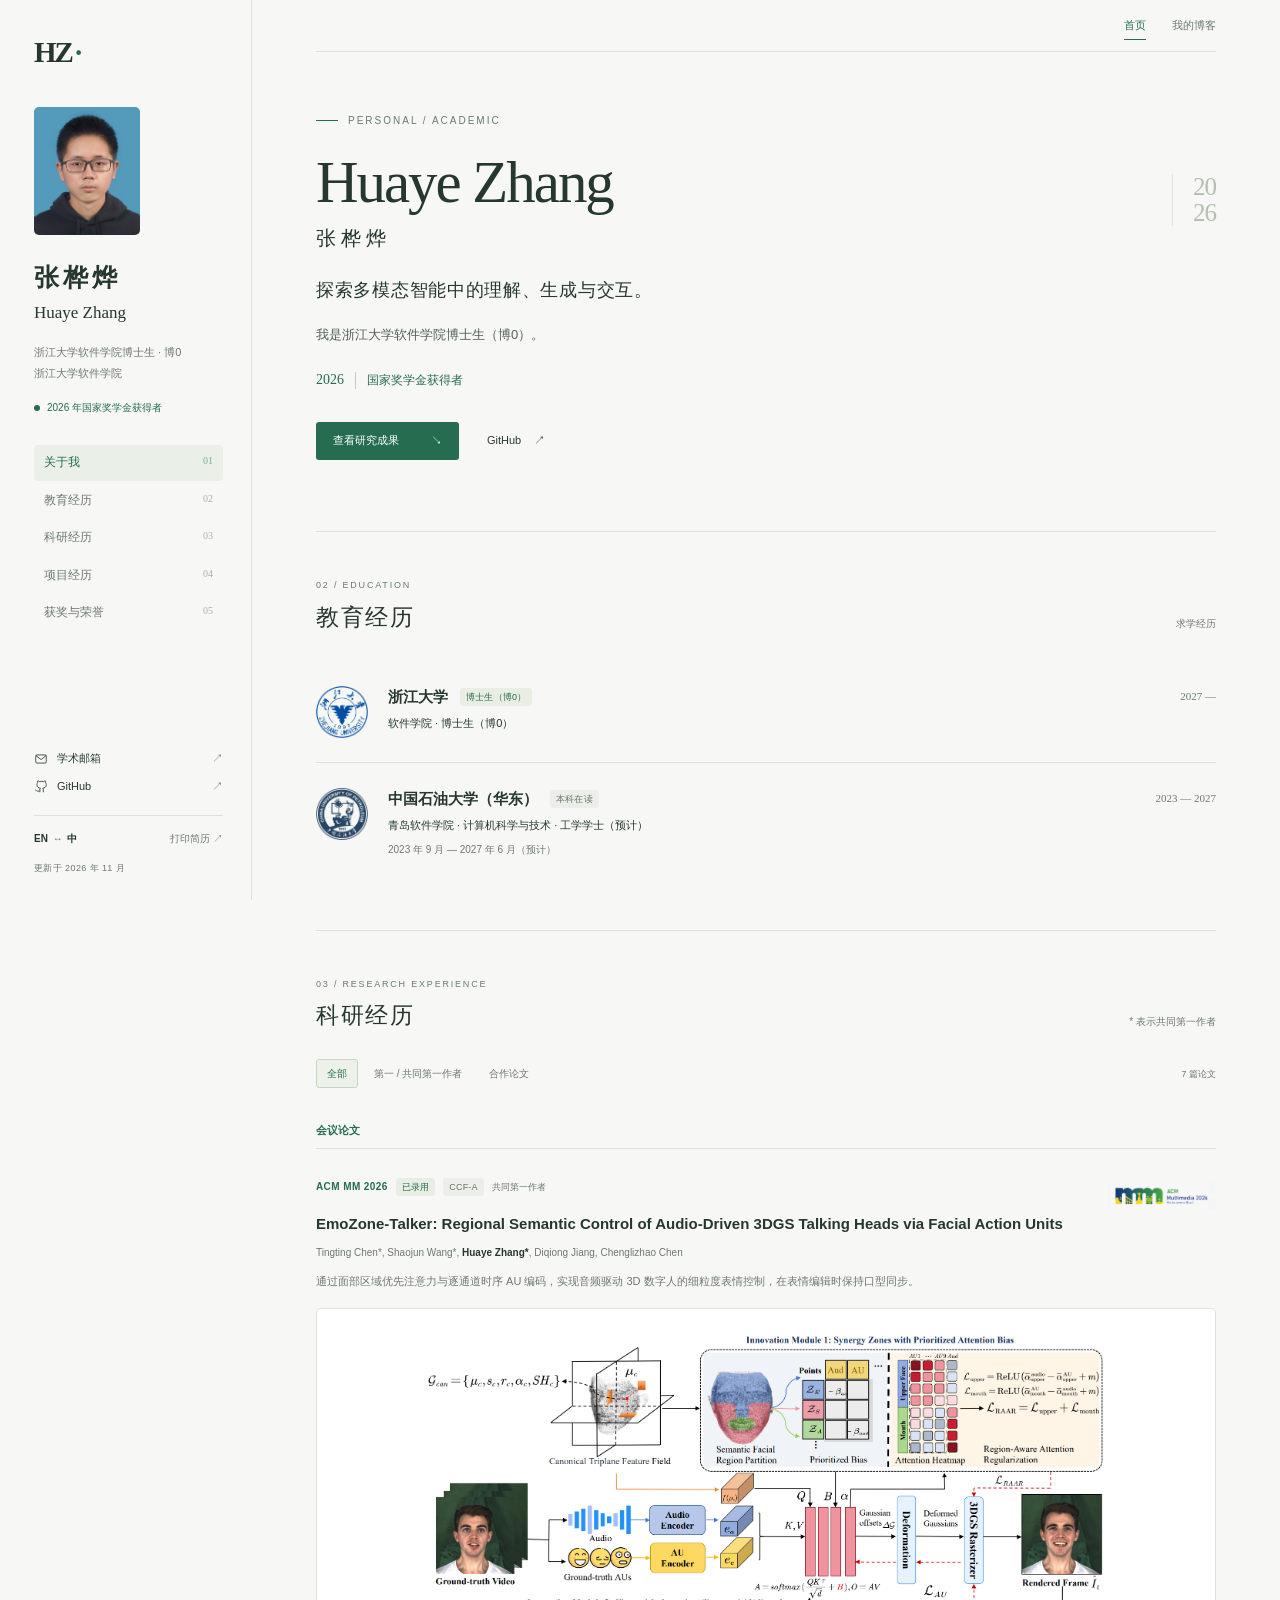
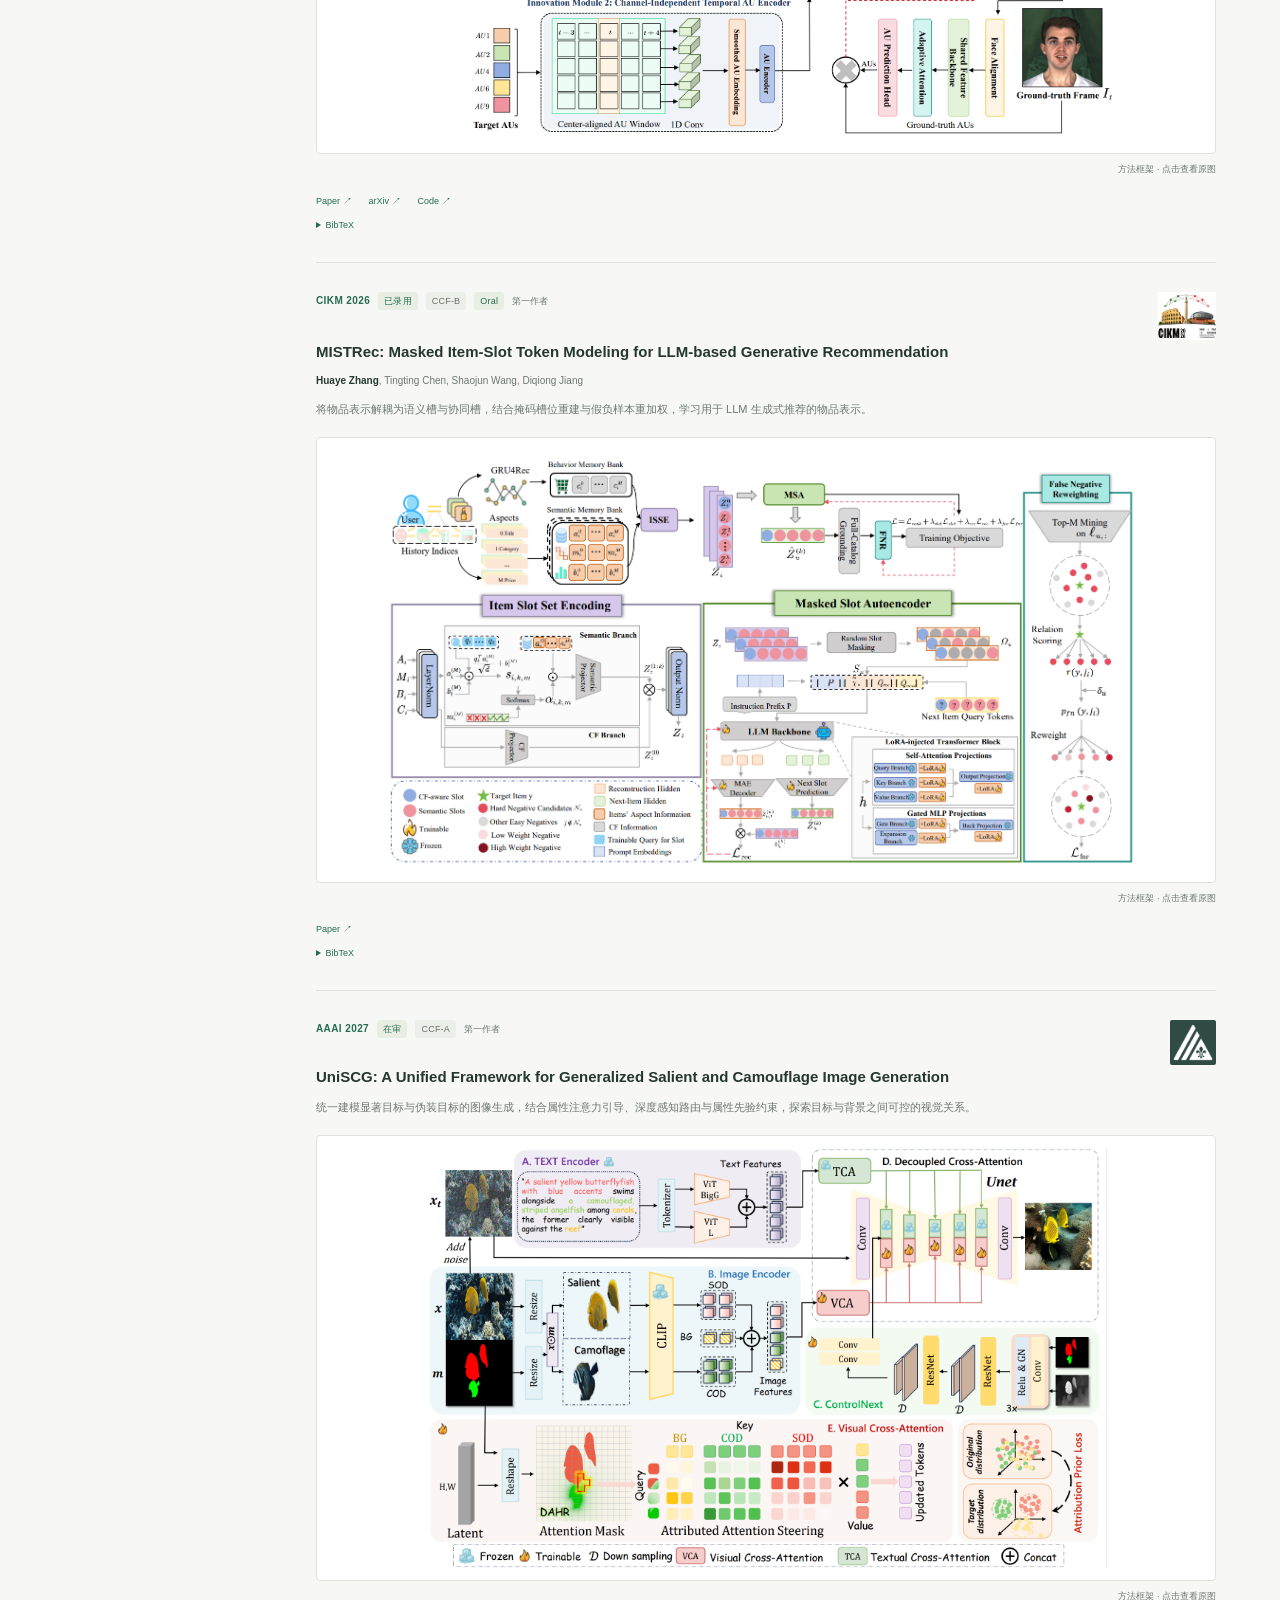
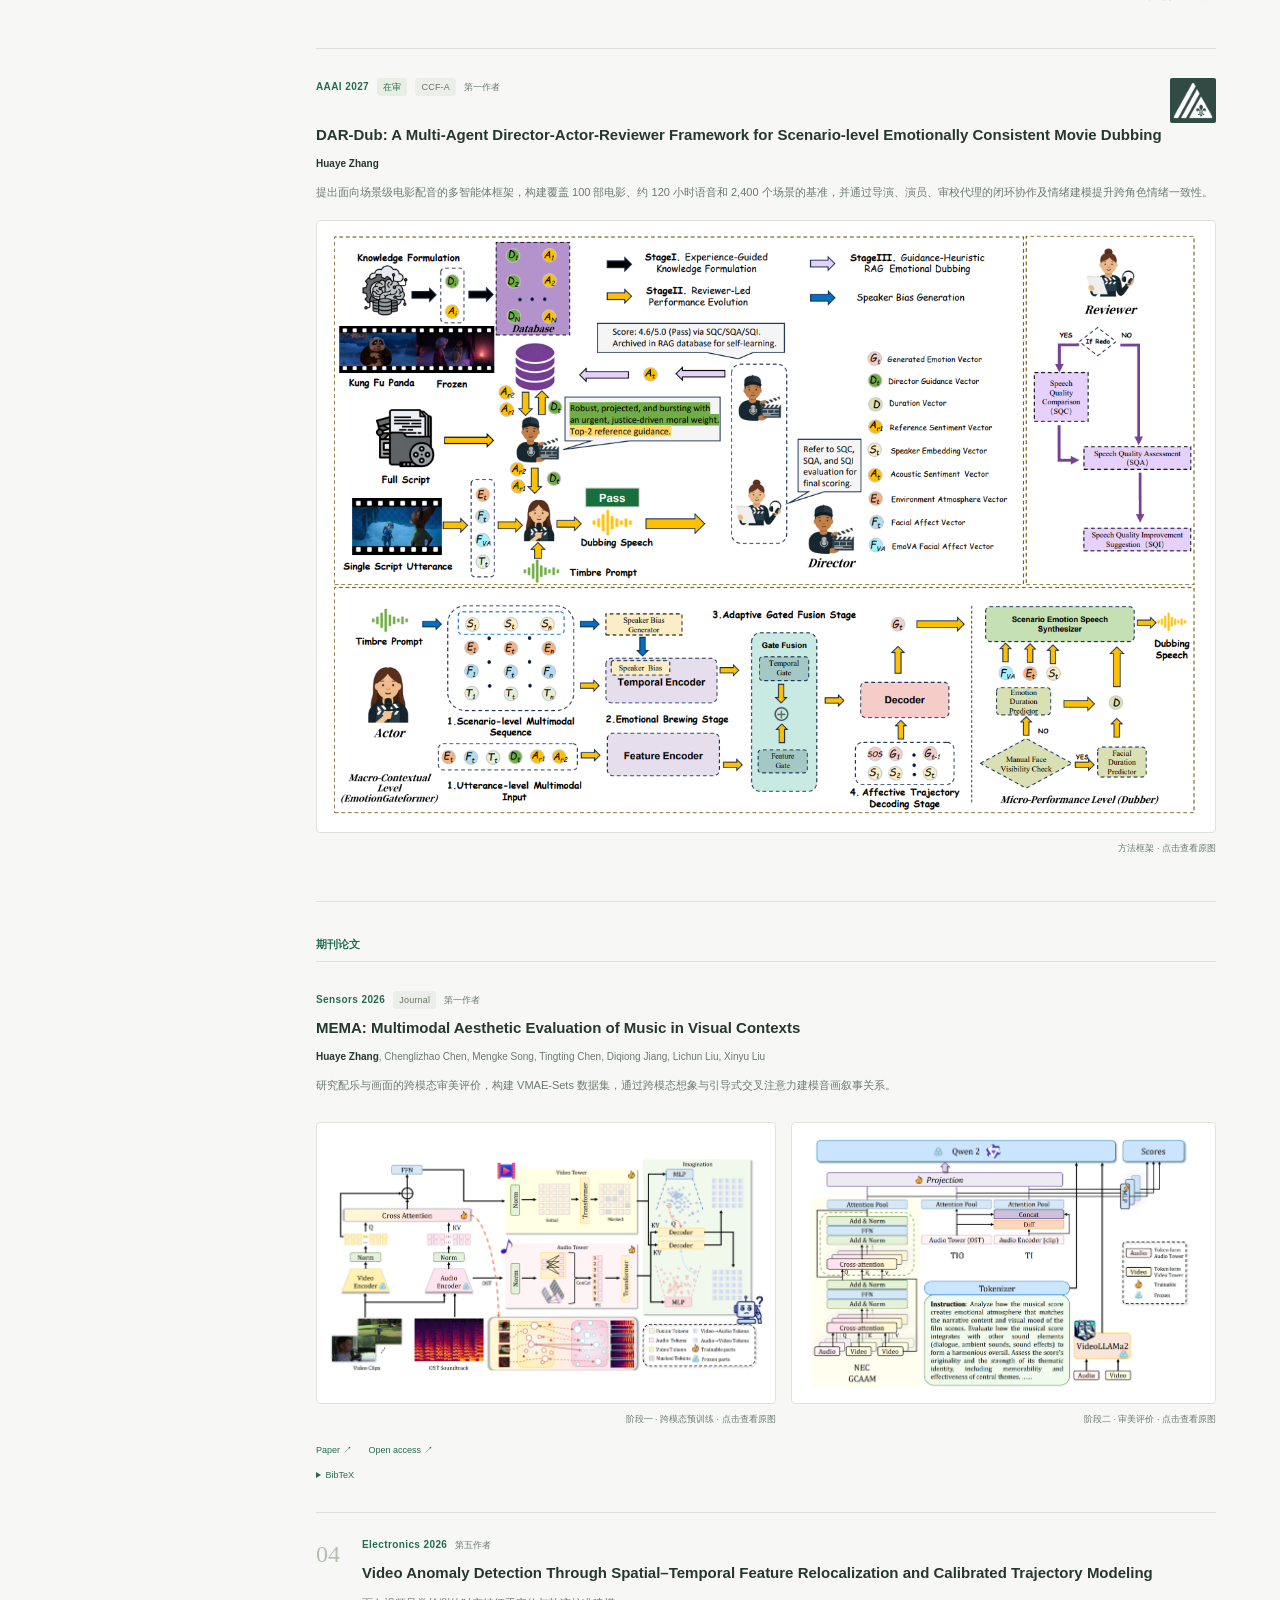
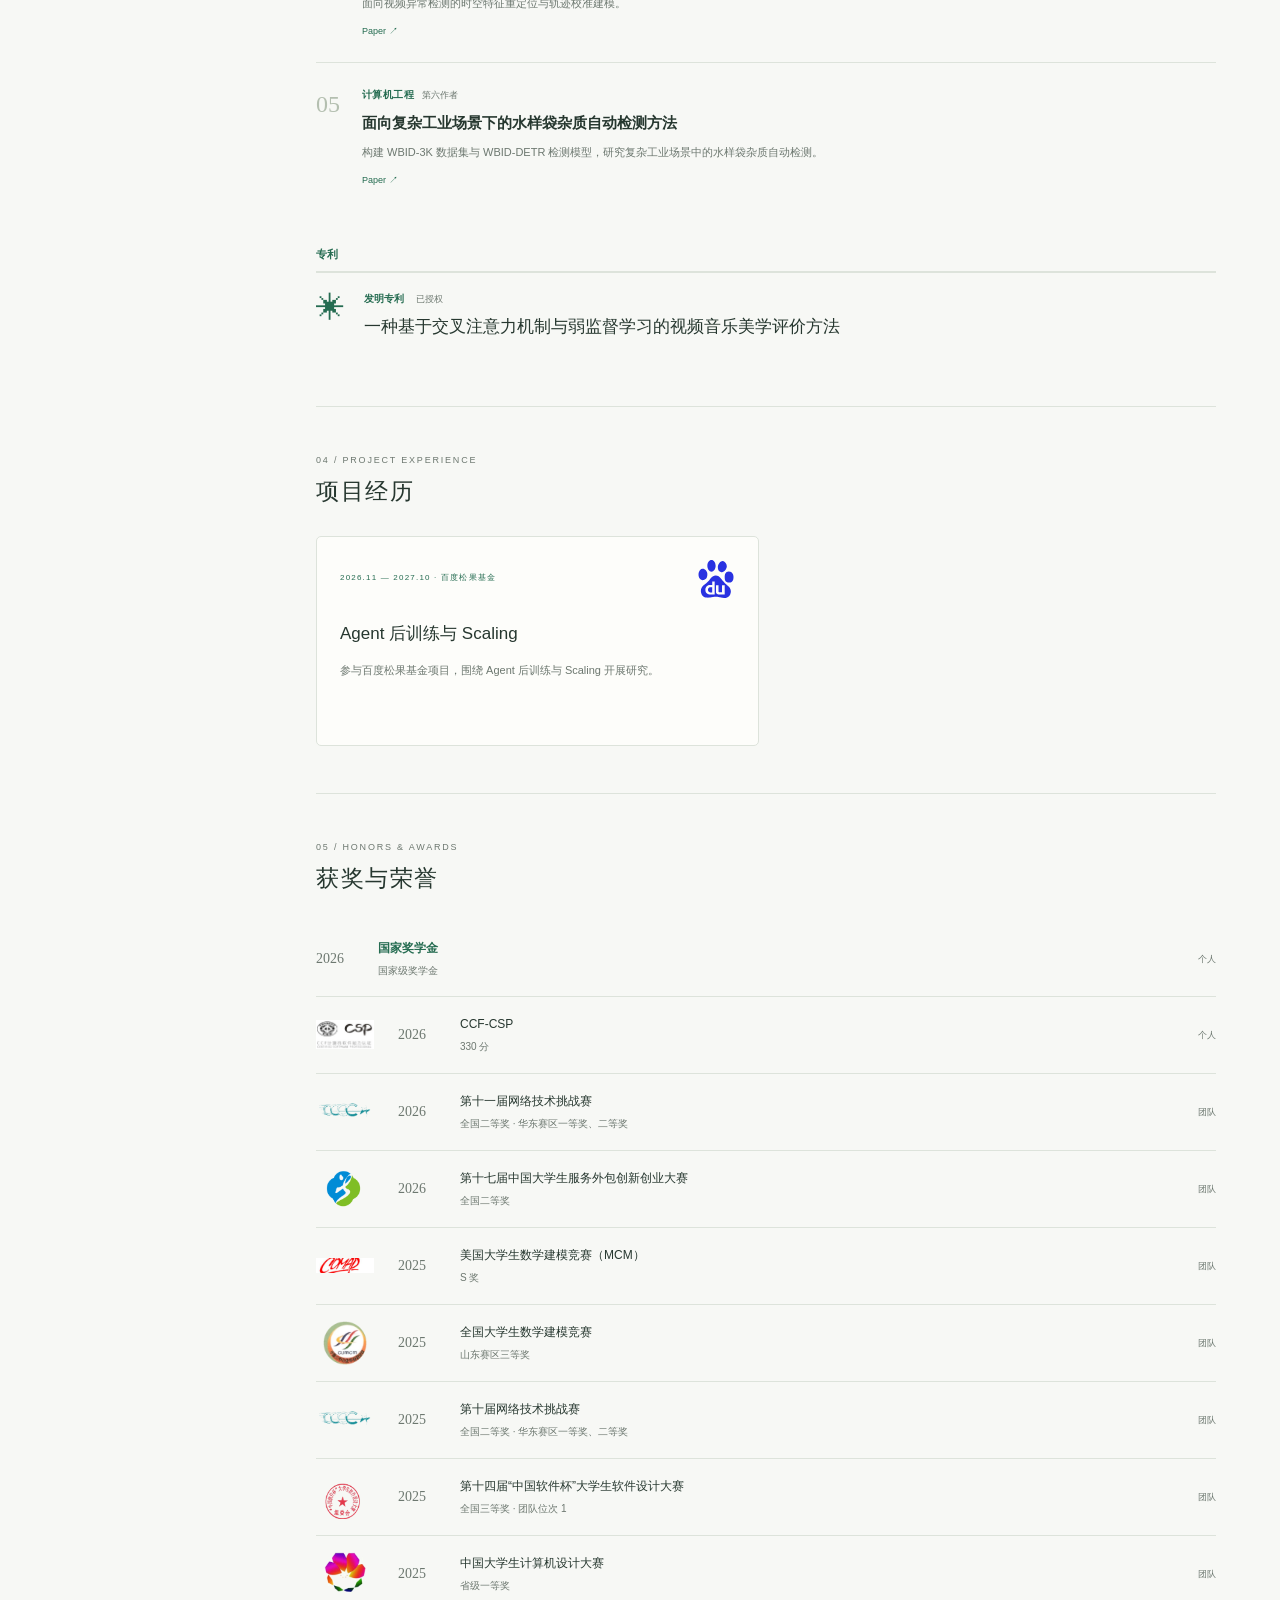
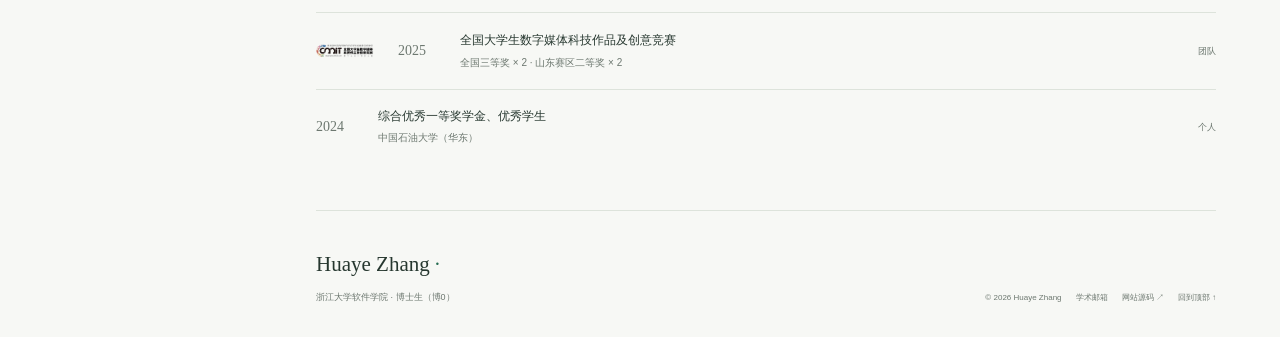
<file: index.html>
<!doctype html>
<html lang="zh-CN">
<head>
  <meta charset="utf-8">
  <meta name="viewport" content="width=device-width, initial-scale=1">
  <meta name="theme-color" content="#f7f8f5">
  <meta name="description" content="张桦烨（Huaye Zhang）的学术主页，浙江大学软件学院博士生（博0）。">
  <meta property="og:type" content="profile">
  <meta property="og:title" content="张桦烨 · Huaye Zhang">
  <meta property="og:description" content="张桦烨，浙江大学软件学院博士生（博0）。">
  <meta property="og:url" content="https://hmqh.github.io/">
  <meta property="og:image" content="https://hmqh.github.io/assets/portrait.jpg">
  <link rel="canonical" href="https://hmqh.github.io/">
  <link rel="icon" href="assets/favicon.svg" type="image/svg+xml">
  <link rel="stylesheet" href="assets/style.css?v=20261109-2">
  <script src="assets/main.js?v=20261109-2" defer></script>
  <title>张桦烨 · Huaye Zhang | Academic Homepage</title>
  <script type="application/ld+json">
  {"@context":"https://schema.org","@type":"Person","name":"Huaye Zhang","alternateName":"张桦烨","url":"https://hmqh.github.io/","image":"https://hmqh.github.io/assets/portrait.jpg","sameAs":["https://github.com/HMQH"],"affiliation":{"@type":"CollegeOrUniversity","name":"Zhejiang University, School of Software Technology"}}
  </script>
</head>
<body>
  <a class="skip-link" href="#main" data-i18n="skip">跳至正文</a>
  <div class="site-shell">
    <aside class="sidebar" aria-label="个人信息">
      <a href="#about" class="wordmark" aria-label="Huaye Zhang 首页">HZ<span>·</span></a>
      <div class="identity">
        <img class="portrait" src="assets/portrait.jpg" alt="张桦烨的个人照片" width="450" height="600" fetchpriority="high">
        <h2>张桦烨</h2>
        <p class="roman-name">Huaye Zhang</p>
        <p class="identity-role" data-i18n="role">浙江大学软件学院博士生 · 博0</p>
        <p class="affiliation" data-i18n="school">浙江大学软件学院</p>
        <div class="next-step"><span class="status-dot"></span><span data-i18n="incoming">2026 年国家奖学金获得者</span></div>
      </div>
      <nav class="section-nav" aria-label="页面导航">
        <a class="active" href="#about"><span data-i18n="navAbout">关于我</span><span>01</span></a>
        <a href="#education"><span data-i18n="navEducation">教育经历</span><span>02</span></a>
        <a href="#publications"><span data-i18n="navPublications">科研经历</span><span>03</span></a>
        <a href="#projects"><span data-i18n="navProjects">项目经历</span><span>04</span></a>
        <a href="#honors"><span data-i18n="navHonors">获奖与荣誉</span><span>05</span></a>
      </nav>
      <div class="sidebar-bottom">
        <a class="contact-link" href="mailto:2306030225@s.upc.edu.cn"><svg viewBox="0 0 24 24" aria-hidden="true"><rect x="3" y="5" width="18" height="14" rx="2"/><path d="m3 6 9 7 9-7"/></svg><span data-i18n="email">学术邮箱</span><span class="arrow">↗</span></a>
        <a class="contact-link" href="https://github.com/HMQH" target="_blank" rel="noopener noreferrer"><svg viewBox="0 0 24 24" aria-hidden="true"><path d="M9 19c-5 1-5-2-7-2m14 4v-4a3.5 3.5 0 0 0-1-3c3-.3 6-1.5 6-6a4.7 4.7 0 0 0-1.3-3.3 4.3 4.3 0 0 0-.1-3.2s-1-.3-3.5 1.3a12 12 0 0 0-6.2 0C7.4 1.2 6.4 1.5 6.4 1.5a4.3 4.3 0 0 0-.1 3.2A4.7 4.7 0 0 0 5 8c0 4.5 3 5.7 6 6a3.5 3.5 0 0 0-1 3v4"/></svg>GitHub<span class="arrow">↗</span></a>
        <div class="sidebar-controls"><button id="language-toggle" type="button" aria-label="Switch to English">EN <span>↔</span> 中</button><button id="print-page" type="button" data-i18n="print">打印简历 ↗</button></div>
        <p class="updated" data-i18n="updated">更新于 2026 年 11 月</p>
      </div>
    </aside>

    <main id="main">
      <nav class="site-topbar" aria-label="站点导航"><a class="current" href="index.html" aria-current="page" data-i18n="home">首页</a><a href="blog.html" data-i18n="blog">我的博客</a></nav>
      <header id="about" class="hero page-section">
        <div class="eyebrow"><span class="tiny-line"></span> PERSONAL / ACADEMIC</div>
        <div class="hero-title"><h1>Huaye Zhang<span>张桦烨</span></h1><span class="year-mark">20<br>26</span></div>
        <p class="hero-subtitle" data-i18n="heroSubtitle">探索多模态智能中的理解、生成与交互。</p>
        <p class="intro" data-i18n="intro">我是浙江大学软件学院博士生（博0）。</p>
        <p class="scholarship-highlight"><span class="scholarship-year">2026</span><span data-i18n="nationalScholarship">国家奖学金获得者</span></p>
        <div class="hero-actions"><a class="primary-link" href="#publications"><span data-i18n="viewResearch">查看研究成果</span><span>↘</span></a><a class="text-link" href="https://github.com/HMQH" target="_blank" rel="noopener noreferrer">GitHub <span>↗</span></a></div>
      </header>

      <section id="education" class="page-section">
        <div class="section-heading"><div><span class="eyebrow">02 / EDUCATION</span><h2 data-i18n="educationTitle">教育经历</h2></div><span class="section-note" data-i18n="educationNote">求学经历</span></div>
        <div class="education-list">
          <article class="education-item upcoming"><img class="school-logo" src="assets/logos/zju.png" alt="浙江大学校徽" width="240" height="240"><div class="education-content"><div class="item-title"><h3 data-i18n="zju">浙江大学</h3><span class="badge" data-i18n="doctoral">博士生（博0）</span></div><p data-i18n="zjuDegree">软件学院 · 博士生（博0）</p></div><span class="education-year">2027 —</span></article>
          <article class="education-item"><img class="school-logo" src="assets/logos/upc.png" alt="中国石油大学（华东）校徽" width="240" height="240"><div class="education-content"><div class="item-title"><h3 data-i18n="upc">中国石油大学（华东）</h3><span class="badge neutral" data-i18n="undergraduate">本科在读</span></div><p data-i18n="upcDegree">青岛软件学院 · 计算机科学与技术 · 工学学士（预计）</p><p class="muted" data-i18n="upcDate">2023 年 9 月 — 2027 年 6 月（预计）</p></div><span class="education-year">2023 — 2027</span></article>
        </div>
      </section>

      <section id="publications" class="page-section">
        <div class="section-heading"><div><span class="eyebrow">03 / RESEARCH EXPERIENCE</span><h2 data-i18n="researchTitle">科研经历</h2></div><span class="section-note" data-i18n="publicationNote">* 表示共同第一作者</span></div>
        <div class="publication-toolbar"><div class="filters" aria-label="论文筛选"><button type="button" class="selected" data-filter="all" aria-pressed="true" data-i18n="filterAll">全部</button><button type="button" data-filter="lead" aria-pressed="false" data-i18n="filterLead">第一 / 共同第一作者</button><button type="button" data-filter="collaboration" aria-pressed="false" data-i18n="filterOther">合作论文</button></div><span id="publication-count" aria-live="polite">7 篇论文</span></div>
        <div class="publications-list">
          <h3 class="research-group-title" data-research-heading="conference" data-i18n="conferenceGroup">会议论文</h3>
          <article class="publication" data-category="lead">
            <div class="pub-content"><div class="pub-meta"><span class="venue">ACM MM 2026</span><span class="badge" data-i18n="accepted">已录用</span><span class="badge neutral">CCF-A</span><span class="pub-role" data-i18n="cofirst">共同第一作者</span></div><h3><a href="https://doi.org/10.1145/3767308.3835650" target="_blank" rel="noopener noreferrer">EmoZone-Talker: Regional Semantic Control of Audio-Driven 3DGS Talking Heads via Facial Action Units</a></h3><p class="authors">Tingting Chen*, Shaojun Wang*, <strong>Huaye Zhang*</strong>, Diqiong Jiang, Chenglizhao Chen</p><p class="pub-description" data-i18n="emozoneSummary">通过面部区域优先注意力与逐通道时序 AU 编码，实现音频驱动 3D 数字人的细粒度表情控制，在表情编辑时保持口型同步。</p><figure class="pipeline-figure"><a href="assets/pipelines/emozone-pipeline.webp" target="_blank" rel="noopener noreferrer" aria-label="EmoZone-Talker pipeline：区域优先注意力与时序 AU 编码 · 查看原图"><img src="assets/pipelines/emozone-pipeline.webp" alt="EmoZone-Talker pipeline：区域优先注意力与时序 AU 编码" width="1905" height="1091" loading="lazy" decoding="async"></a><figcaption data-i18n="pipelineCaption">方法框架 · 点击查看原图</figcaption></figure><div class="pub-links"><a href="https://doi.org/10.1145/3767308.3835650" target="_blank" rel="noopener noreferrer">Paper ↗</a><a href="https://arxiv.org/abs/2606.15848" target="_blank" rel="noopener noreferrer">arXiv ↗</a><a href="https://github.com/HMQH/Emozone-Talker" target="_blank" rel="noopener noreferrer">Code ↗</a></div><details class="citation"><summary>BibTeX</summary><pre>@inproceedings{chen2026emozone,
  title = {EmoZone-Talker: Regional Semantic Control of Audio-Driven 3DGS Talking Heads via Facial Action Units},
  author = {Chen, Tingting and Wang, Shaojun and Zhang, Huaye and Jiang, Diqiong and Chen, Chenglizhao},
  booktitle = {Proceedings of the 34th ACM International Conference on Multimedia},
  year = {2026},
  doi = {10.1145/3767308.3835650}
}</pre></details></div>
          </article>
          <article class="publication" data-category="lead">
            <div class="pub-content"><div class="pub-meta"><span class="venue">CIKM 2026</span><span class="badge" data-i18n="accepted">已录用</span><span class="badge neutral">CCF-B</span><span class="badge">Oral</span><span class="pub-role" data-i18n="first">第一作者</span></div><h3><a href="https://doi.org/10.1145/3799682.3841145" target="_blank" rel="noopener noreferrer">MISTRec: Masked Item-Slot Token Modeling for LLM-based Generative Recommendation</a></h3><p class="authors"><strong>Huaye Zhang</strong>, Tingting Chen, Shaojun Wang, Diqiong Jiang</p><p class="pub-description" data-i18n="mistrecSummary">将物品表示解耦为语义槽与协同槽，结合掩码槽位重建与假负样本重加权，学习用于 LLM 生成式推荐的物品表示。</p><figure class="pipeline-figure"><a href="assets/pipelines/mistrec-pipeline.webp" target="_blank" rel="noopener noreferrer" aria-label="MISTRec pipeline：物品槽位编码、掩码自编码与假负样本重加权 · 查看原图"><img src="assets/pipelines/mistrec-pipeline.webp" alt="MISTRec pipeline：物品槽位编码、掩码自编码与假负样本重加权" width="1599" height="885" loading="lazy" decoding="async"></a><figcaption data-i18n="pipelineCaption">方法框架 · 点击查看原图</figcaption></figure><div class="pub-links"><a href="https://doi.org/10.1145/3799682.3841145" target="_blank" rel="noopener noreferrer">Paper ↗</a></div><details class="citation"><summary>BibTeX</summary><pre>@inproceedings{zhang2026mistrec,
  title = {MISTRec: Masked Item-Slot Token Modeling for LLM-based Generative Recommendation},
  author = {Zhang, Huaye and Chen, Tingting and Wang, Shaojun and Jiang, Diqiong},
  booktitle = {Proceedings of the 35th ACM International Conference on Information and Knowledge Management},
  year = {2026},
  doi = {10.1145/3799682.3841145}
}</pre></details></div>
          </article>
          <article class="publication ongoing-publication" data-category="lead">
            <div class="pub-content"><div class="pub-meta"><span class="venue">AAAI 2027</span><span class="badge" data-i18n="underReview">在审</span><span class="badge neutral">CCF-A</span><span class="pub-role" data-i18n="first">第一作者</span></div><h3>UniSCG: A Unified Framework for Generalized Salient and Camouflage Image Generation</h3><p class="pub-description" data-i18n="uniscgSummary">统一建模显著目标与伪装目标的图像生成，结合属性注意力引导、深度感知路由与属性先验约束，探索目标与背景之间可控的视觉关系。</p><figure class="pipeline-figure"><a href="assets/pipelines/uniscg-pipeline.webp" target="_blank" rel="noopener noreferrer" aria-label="UniSCG pipeline：属性注意力引导、深度感知路由与属性先验约束 · 查看原图"><img src="assets/pipelines/uniscg-pipeline.webp" alt="UniSCG pipeline：属性注意力引导、深度感知路由与属性先验约束" width="1846" height="1138" loading="lazy" decoding="async"></a><figcaption data-i18n="pipelineCaption">方法框架 · 点击查看原图</figcaption></figure></div>
          </article>
          <article class="publication ongoing-publication" data-category="lead">
            <div class="pub-content"><div class="pub-meta"><span class="venue">AAAI 2027</span><span class="badge" data-i18n="underReview">在审</span><span class="badge neutral">CCF-A</span><span class="pub-role" data-i18n="first">第一作者</span></div><h3>DAR-Dub: A Multi-Agent Director-Actor-Reviewer Framework for Scenario-level Emotionally Consistent Movie Dubbing</h3><p class="authors"><strong>Huaye Zhang</strong></p><p class="pub-description" data-i18n="darSummary">提出面向场景级电影配音的多智能体框架，构建覆盖 100 部电影、约 120 小时语音和 2,400 个场景的基准，并通过导演、演员、审校代理的闭环协作及情绪建模提升跨角色情绪一致性。</p><figure class="pipeline-figure dar-pipeline"><a href="assets/pipelines/dar-dub-pipeline.webp" target="_blank" rel="noopener noreferrer" aria-label="DAR-Dub pipeline：知识形成、多智能体审校与情绪配音 · 查看原图"><img src="assets/pipelines/dar-dub-pipeline.webp" alt="DAR-Dub framework: knowledge formulation, Director-Actor-Reviewer refinement, and scenario-level emotional speech synthesis" width="1279" height="860" loading="lazy" decoding="async"></a><figcaption data-i18n="pipelineCaption">方法框架 · 点击查看原图</figcaption></figure></div>
          </article>
          <h3 class="research-group-title" data-research-heading="journal" data-i18n="journalGroup">期刊论文</h3>
          <article class="publication" data-category="lead">
            <div class="pub-content"><div class="pub-meta"><span class="venue">Sensors 2026</span><span class="badge neutral">Journal</span><span class="pub-role" data-i18n="first">第一作者</span></div><h3><a href="https://doi.org/10.3390/s26041395" target="_blank" rel="noopener noreferrer">MEMA: Multimodal Aesthetic Evaluation of Music in Visual Contexts</a></h3><p class="authors"><strong>Huaye Zhang</strong>, Chenglizhao Chen, Mengke Song, Tingting Chen, Diqiong Jiang, Lichun Liu, Xinyu Liu</p><p class="pub-description" data-i18n="memaSummary">研究配乐与画面的跨模态审美评价，构建 VMAE-Sets 数据集，通过跨模态想象与引导式交叉注意力建模音画叙事关系。</p><div class="mema-pipelines"><figure class="pipeline-figure"><a href="assets/pipelines/mema-pretraining.webp" target="_blank" rel="noopener noreferrer" aria-label="MEMA pipeline：跨模态想象预训练 · 查看原图"><img src="assets/pipelines/mema-pretraining.webp" alt="MEMA pipeline：跨模态想象预训练" width="1777" height="896" loading="lazy" decoding="async"></a><figcaption data-i18n="memaPretraining">阶段一 · 跨模态预训练 · 点击查看原图</figcaption></figure><figure class="pipeline-figure"><a href="assets/pipelines/mema-evaluation.webp" target="_blank" rel="noopener noreferrer" aria-label="MEMA pipeline：音乐引导注意力与审美评价 · 查看原图"><img src="assets/pipelines/mema-evaluation.webp" alt="MEMA pipeline：音乐引导注意力与审美评价" width="1647" height="1063" loading="lazy" decoding="async"></a><figcaption data-i18n="memaEvaluation">阶段二 · 审美评价 · 点击查看原图</figcaption></figure></div><div class="pub-links"><a href="https://doi.org/10.3390/s26041395" target="_blank" rel="noopener noreferrer">Paper ↗</a><a href="https://www.mdpi.com/1424-8220/26/4/1395" target="_blank" rel="noopener noreferrer">Open access ↗</a></div><details class="citation"><summary>BibTeX</summary><pre>@article{zhang2026mema,
  title = {MEMA: Multimodal Aesthetic Evaluation of Music in Visual Contexts},
  author = {Zhang, Huaye and Chen, Chenglizhao and Song, Mengke and Chen, Tingting and Jiang, Diqiong and Liu, Lichun and Liu, Xinyu},
  journal = {Sensors},
  year = {2026},
  volume = {26},
  number = {4},
  pages = {1395},
  doi = {10.3390/s26041395}
}</pre></details></div>
          </article>
          <article class="publication compact-publication" data-category="collaboration"><div class="pub-index">04</div><div class="pub-content"><div class="pub-meta"><span class="venue">Electronics 2026</span><span class="pub-role" data-i18n="fifth">第五作者</span></div><h3><a href="https://www.mdpi.com/2079-9292/15/6/1199" target="_blank" rel="noopener noreferrer">Video Anomaly Detection Through Spatial–Temporal Feature Relocalization and Calibrated Trajectory Modeling</a></h3><p class="pub-description" data-i18n="anomalySummary">面向视频异常检测的时空特征重定位与轨迹校准建模。</p><div class="pub-links"><a href="https://www.mdpi.com/2079-9292/15/6/1199" target="_blank" rel="noopener noreferrer">Paper ↗</a></div></div></article>
          <article class="publication compact-publication" data-category="collaboration"><div class="pub-index">05</div><div class="pub-content"><div class="pub-meta"><span class="venue" data-i18n="computerEngineering">计算机工程</span><span class="pub-role" data-i18n="sixth">第六作者</span></div><h3><a href="https://doi.org/10.19678/j.issn.1000-3428.0253136" target="_blank" rel="noopener noreferrer">面向复杂工业场景下的水样袋杂质自动检测方法</a></h3><p class="pub-description" data-i18n="industrialSummary">构建 WBID-3K 数据集与 WBID-DETR 检测模型，研究复杂工业场景中的水样袋杂质自动检测。</p><div class="pub-links"><a href="https://doi.org/10.19678/j.issn.1000-3428.0253136" target="_blank" rel="noopener noreferrer">Paper ↗</a></div></div></article>
        </div>
        <h3 class="research-group-title patent-group-title" data-research-heading="patent" data-i18n="patentGroup">专利</h3>
        <div class="patent-note research-patent"><span class="patent-icon" aria-hidden="true">✳</span><div><div class="patent-meta"><span class="patent-kicker" data-i18n="patentTitle">发明专利</span><span class="patent-status" data-i18n="patentDescription">已授权</span></div><h4 class="patent-name" data-i18n="patentName">一种基于交叉注意力机制与弱监督学习的视频音乐美学评价方法</h4></div></div>
      </section>

      <section id="projects" class="page-section">
        <div class="section-heading"><div><span class="eyebrow">04 / PROJECT EXPERIENCE</span><h2 data-i18n="projectsTitle">项目经历</h2></div></div>
        <div class="project-grid">
          <article class="project-card baidu-project"><div class="project-top"><span data-i18n="baiduFund">2026.11 — 2027.10 · 百度松果基金</span><img src="assets/logos/baidu.svg" alt="百度标志" width="38" height="38"></div><h3>Agent 后训练与 Scaling</h3><p data-i18n="baiduProjectDescription">参与百度松果基金项目，围绕 Agent 后训练与 Scaling 开展研究。</p></article>
        </div>
      </section>

      <section id="honors" class="page-section">
        <div class="section-heading"><div><span class="eyebrow">05 / HONORS & AWARDS</span><h2 data-i18n="honorsTitle">获奖与荣誉</h2></div></div>
        <div class="award-list">
          <div class="award-row scholarship-award"><span class="award-year">2026</span><div><h3 data-i18n="nationalScholarshipAward">国家奖学金</h3><p data-i18n="nationalScholarshipLevel">国家级奖学金</p></div><span class="award-type" data-i18n="individual">个人</span></div>
          <div class="award-row"><img class="award-logo" src="assets/logos/ccf-csp.png" alt="CCF-CSP 标识" width="239" height="120"><span class="award-year">2026</span><div><h3>CCF-CSP</h3><p>330 <span data-i18n="points">分</span></p></div><span class="award-type" data-i18n="individual">个人</span></div>
          <div class="award-row"><img class="award-logo" src="assets/logos/competitions/network-challenge.png" alt="全国高校计算机挑战赛标识" width="300" height="117"><span class="award-year">2026</span><div><h3 data-i18n="award1">第十一届网络技术挑战赛</h3><p data-i18n="network2026Award">全国二等奖 · 华东赛区一等奖、二等奖</p></div><span class="award-type" data-i18n="team">团队</span></div>
          <div class="award-row"><img class="award-logo" src="assets/logos/competitions/service-outsourcing.png" alt="中国大学生服务外包创新创业大赛标识" width="300" height="275"><span class="award-year">2026</span><div><h3 data-i18n="award2">第十七届中国大学生服务外包创新创业大赛</h3><p data-i18n="nationalSecond">全国二等奖</p></div><span class="award-type" data-i18n="team">团队</span></div>
          <div class="award-row"><img class="award-logo" src="assets/logos/competitions/mcm.png" alt="COMAP 数学建模竞赛标识" width="300" height="126"><span class="award-year">2025</span><div><h3 data-i18n="award8">美国大学生数学建模竞赛（MCM）</h3><p data-i18n="mcmAward">S 奖</p></div><span class="award-type" data-i18n="team">团队</span></div>
          <div class="award-row"><img class="award-logo" src="assets/logos/competitions/cumcm.png" alt="全国大学生数学建模竞赛标识" width="300" height="219"><span class="award-year">2025</span><div><h3 data-i18n="award9">全国大学生数学建模竞赛</h3><p data-i18n="modelingThird">山东赛区三等奖</p></div><span class="award-type" data-i18n="team">团队</span></div>
          <div class="award-row"><img class="award-logo" src="assets/logos/competitions/network-challenge.png" alt="全国高校计算机挑战赛标识" width="300" height="117"><span class="award-year">2025</span><div><h3 data-i18n="award3">第十届网络技术挑战赛</h3><p data-i18n="network2025Award">全国二等奖 · 华东赛区一等奖、二等奖</p></div><span class="award-type" data-i18n="team">团队</span></div>
          <div class="award-row"><img class="award-logo" src="assets/logos/competitions/software-cup.png" alt="中国软件杯标识" width="300" height="290"><span class="award-year">2025</span><div><h3 data-i18n="award4">第十四届“中国软件杯”大学生软件设计大赛</h3><p data-i18n="nationalThirdLead">全国三等奖 · 团队位次 1</p></div><span class="award-type" data-i18n="team">团队</span></div>
          <div class="award-row"><img class="award-logo" src="assets/logos/competitions/computer-design.png" alt="中国大学生计算机设计大赛标识" width="300" height="261"><span class="award-year">2025</span><div><h3 data-i18n="award5">中国大学生计算机设计大赛</h3><p data-i18n="provincialFirst">省级一等奖</p></div><span class="award-type" data-i18n="team">团队</span></div>
          <div class="award-row"><img class="award-logo" src="assets/logos/competitions/digital-media.png" alt="全国大学生数字媒体科技作品及创意竞赛标识" width="300" height="74"><span class="award-year">2025</span><div><h3 data-i18n="award6">全国大学生数字媒体科技作品及创意竞赛</h3><p data-i18n="digitalMediaAwards">全国三等奖 × 2 · 山东赛区二等奖 × 2</p></div><span class="award-type" data-i18n="team">团队</span></div>
          <div class="award-row"><span class="award-year">2024</span><div><h3 data-i18n="award7">综合优秀一等奖学金、优秀学生</h3><p data-i18n="upc">中国石油大学（华东）</p></div><span class="award-type" data-i18n="individual">个人</span></div>
        </div>
      </section>
      <footer><div><span class="footer-name">Huaye Zhang<span>·</span></span><p data-i18n="footerText">浙江大学软件学院 · 博士生（博0）</p></div><div class="footer-meta"><span>© 2026 Huaye Zhang</span><a href="mailto:2306030225@s.upc.edu.cn" data-i18n="email">学术邮箱</a><a href="https://github.com/HMQH/HMQH.github.io" target="_blank" rel="noopener noreferrer" data-i18n="source">网站源码 ↗</a><a href="#about" data-i18n="backTop">回到顶部 ↑</a></div></footer>
    </main>
  </div>
</body>
</html>
</file>
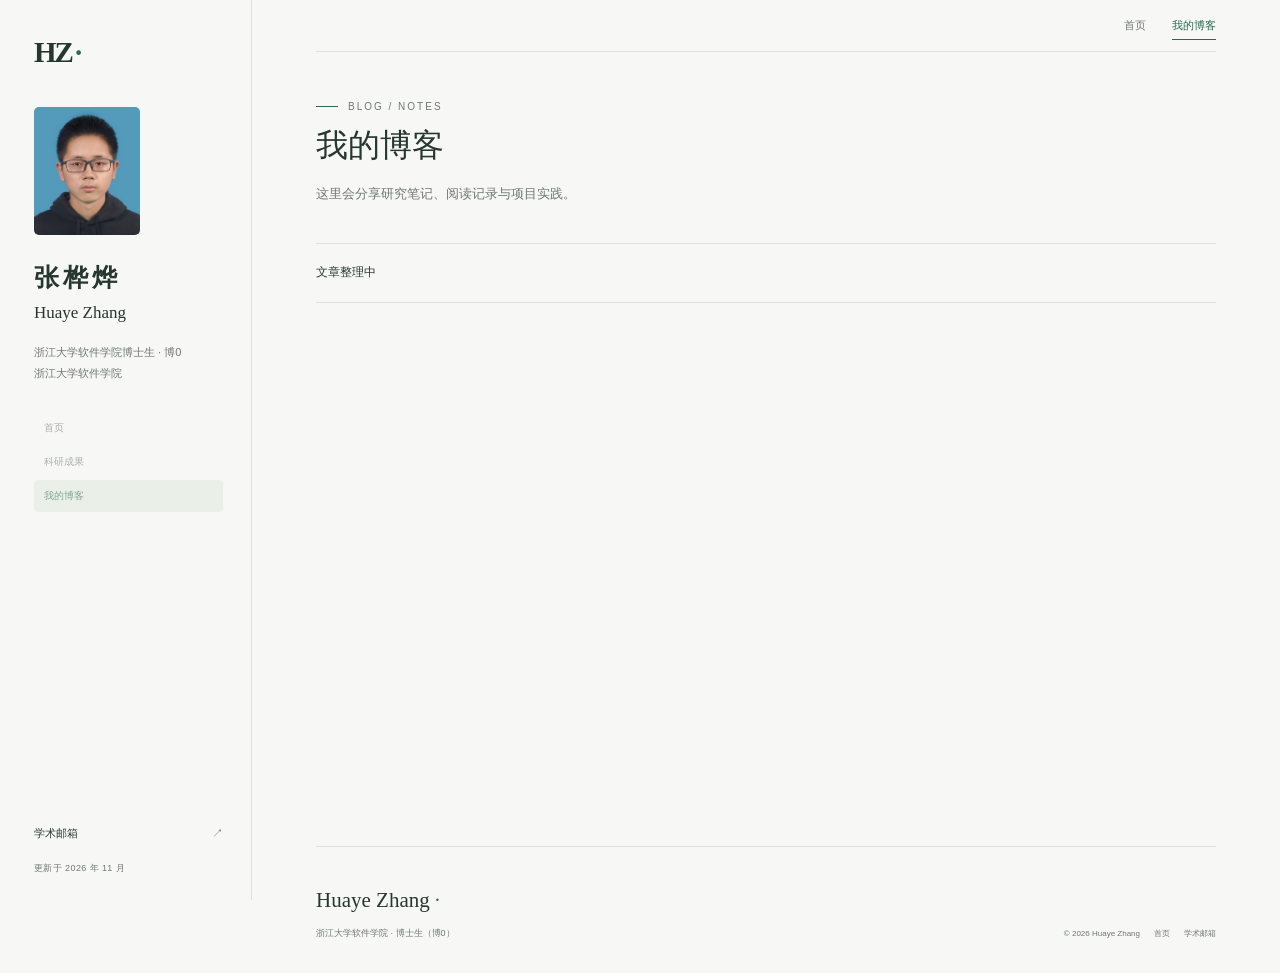
<file: blog.html>
<!doctype html>
<html lang="zh-CN">
<head>
  <meta charset="utf-8">
  <meta name="viewport" content="width=device-width, initial-scale=1">
  <meta name="theme-color" content="#f7f8f5">
  <meta name="description" content="张桦烨的博客，分享研究笔记、阅读记录与项目实践。">
  <link rel="canonical" href="https://hmqh.github.io/blog.html">
  <link rel="icon" href="assets/favicon.svg" type="image/svg+xml">
  <link rel="stylesheet" href="assets/style.css?v=20261104-3">
  <title>我的博客 · 张桦烨</title>
</head>
<body>
  <a class="skip-link" href="#main">跳至正文</a>
  <div class="site-shell">
    <aside class="sidebar" aria-label="个人信息">
      <a href="index.html" class="wordmark" aria-label="张桦烨首页">HZ<span>·</span></a>
      <div class="identity">
        <img class="portrait" src="assets/portrait.jpg" alt="张桦烨的个人照片" width="450" height="600">
        <h2>张桦烨</h2>
        <p class="roman-name">Huaye Zhang</p>
        <p class="identity-role">浙江大学软件学院博士生 · 博0</p>
        <p class="affiliation">浙江大学软件学院</p>
      </div>
      <nav class="section-nav" aria-label="页面导航">
        <a href="index.html"><span>首页</span></a>
        <a href="index.html#publications"><span>科研成果</span></a>
        <a class="active" href="blog.html" aria-current="page"><span>我的博客</span></a>
      </nav>
      <div class="sidebar-bottom">
        <a class="contact-link" href="mailto:2306030225@s.upc.edu.cn"><span>学术邮箱</span><span class="arrow">↗</span></a>
        <p class="updated">更新于 2026 年 11 月</p>
      </div>
    </aside>
    <main id="main">
      <nav class="site-topbar" aria-label="站点导航"><a href="index.html">首页</a><a class="current" href="blog.html" aria-current="page">我的博客</a></nav>
      <section class="page-section blog-page">
        <span class="eyebrow"><span class="tiny-line"></span> BLOG / NOTES</span>
        <h1>我的博客</h1>
        <p class="blog-placeholder">这里会分享研究笔记、阅读记录与项目实践。</p>
        <div class="blog-empty"><strong>文章整理中</strong></div>
      </section>
      <footer><div><span class="footer-name">Huaye Zhang<span>·</span></span><p>浙江大学软件学院 · 博士生（博0）</p></div><div class="footer-meta"><span>© 2026 Huaye Zhang</span><a href="index.html">首页</a><a href="mailto:2306030225@s.upc.edu.cn">学术邮箱</a></div></footer>
    </main>
  </div>
</body>
</html>
</file>
<file: assets/style.css>
@charset "UTF-8";
:root{--paper:#f7f8f5;--surface:#fff;--ink:#26372f;--muted:#6d7870;--accent:#256c51;--line:#dde3db;--soft:#eaf0e8;--sans:"Segoe UI","Microsoft YaHei","PingFang SC",sans-serif;--serif:Georgia,"Times New Roman",serif}
*{box-sizing:border-box}html{scroll-behavior:smooth;scroll-padding-top:36px}body{margin:0;background:var(--paper);color:var(--ink);font-family:var(--sans);font-size:14px;line-height:1.8;-webkit-font-smoothing:antialiased}a{color:inherit;text-decoration:none}button{font:inherit;cursor:pointer}a,button,summary{-webkit-tap-highlight-color:transparent}a:focus-visible,button:focus-visible,summary:focus-visible{outline:2px solid var(--accent);outline-offset:5px}::selection{background:#cce0c9;color:#203b2a}.site-shell{display:grid;grid-template-columns:252px minmax(0,1fr);max-width:1400px;margin:auto;min-height:100vh}.sidebar{position:sticky;top:0;height:100vh;min-height:700px;padding:38px 28px 24px 34px;display:flex;flex-direction:column;border-right:1px solid var(--line)}.wordmark{font-family:var(--serif);font-weight:bold;font-size:29px;letter-spacing:-2px;line-height:1}.wordmark span{color:var(--accent);padding-left:3px}.identity{margin-top:40px}.portrait{width:106px;height:128px;object-fit:cover;object-position:center 32%;border-radius:5px;filter:saturate(.72)}.identity h2{font-size:25px;font-weight:600;letter-spacing:4px;margin:16px 0 0;line-height:1.5}.roman-name{margin:1px 0 14px;font-family:var(--serif);font-size:17px}.identity-role,.affiliation{font-size:11px;color:var(--muted);margin:0;line-height:1.9}.next-step{display:flex;gap:7px;align-items:flex-start;margin-top:15px;font-size:10px;color:var(--accent);line-height:1.8}.status-dot{display:inline-block;width:6px;height:6px;flex-shrink:0;border-radius:50%;background:var(--accent);margin-top:6px}.section-nav{margin-top:28px;display:flex;flex-direction:column;gap:2px}.section-nav a{display:flex;justify-content:space-between;padding:7px 10px;border-radius:4px;font-size:12px;color:var(--muted);transition:background .2s,color .2s}.section-nav a span:last-child{font-size:10px;opacity:.55;font-family:var(--serif)}.section-nav a:hover,.section-nav a.active{color:var(--accent);background:var(--soft)}.sidebar-bottom{margin-top:auto;padding-top:25px}.contact-link{display:flex;align-items:center;gap:9px;font-size:11px;padding:4px 0}.contact-link svg{width:14px;height:14px;fill:none;stroke:currentColor;stroke-width:1.4}.contact-link .arrow{margin-left:auto;color:var(--muted)}.sidebar-controls{display:flex;justify-content:space-between;gap:10px;border-top:1px solid var(--line);margin-top:14px;padding-top:14px}.sidebar-controls button{border:0;background:transparent;padding:0;font-size:10px;color:var(--muted)}#language-toggle{color:var(--ink);font-weight:600}#language-toggle span{padding:0 2px;color:var(--muted)}.updated{font-size:9px;letter-spacing:.4px;color:var(--muted);margin:12px 0 0}main{min-width:0;padding:0 64px 0 64px}.page-section{padding:47px 0;border-bottom:1px solid var(--line);scroll-margin-top:20px}.hero{padding-top:61px;padding-bottom:37px}.eyebrow{font-size:10px;font-weight:500;letter-spacing:2px;display:flex;align-items:center;gap:10px;color:var(--muted);line-height:1.5}.tiny-line{display:inline-block;width:22px;height:1px;background:var(--accent)}.hero-title{display:flex;justify-content:space-between;align-items:center;margin:23px 0 19px}.hero h1{font-family:var(--serif);font-size:clamp(40px,4.6vw,64px);font-weight:400;letter-spacing:-2px;line-height:1.07;margin:0}.hero h1 span{font-family:var(--sans);font-size:20px;letter-spacing:5px;display:block;margin-top:14px;font-weight:400}.year-mark{font-family:var(--serif);font-size:25px;line-height:1.05;letter-spacing:-1px;color:#b3beb0;border-left:1px solid var(--line);padding-left:20px;margin-left:18px}.hero-subtitle{font-size:18px;margin:25px 0 15px;letter-spacing:.7px;font-weight:500}.intro{max-width:740px;font-size:13px;line-height:2;color:#526057;margin:0 0 13px}.secondary-intro{color:var(--muted)}.hero-actions{display:flex;align-items:center;gap:28px;margin:26px 0 34px}.primary-link{background:var(--accent);color:white;padding:9px 17px;font-size:11px;display:inline-flex;align-items:center;gap:32px;border-radius:3px;transition:background .2s}.primary-link:hover{background:#1b513c}.text-link{font-size:11px}.text-link span{margin-left:10px}.interest-grid{display:grid;grid-template-columns:repeat(3,1fr);gap:22px;border-top:1px solid var(--line);padding-top:22px}.interest-number{font-size:9px;color:var(--accent);letter-spacing:1px}.interest-grid h3{font-size:13px;font-weight:500;margin:6px 0 1px}.interest-grid p{font-size:9px;color:var(--muted);margin:0;line-height:1.5}.section-heading{display:flex;justify-content:space-between;align-items:flex-end;gap:20px;margin-bottom:28px}.section-heading .eyebrow{font-size:9px;letter-spacing:1.8px}.section-heading h2{font-size:23px;letter-spacing:1.5px;font-weight:500;margin:8px 0 0;line-height:1.4}.section-note{font-size:10px;color:var(--muted);text-align:right;max-width:240px}.education-item{display:flex;align-items:flex-start;gap:16px;padding:24px 0;position:relative}.education-item+.education-item{border-top:1px solid var(--line)}.school-monogram{height:43px;width:43px;flex-shrink:0;border:1px solid #c4d2c0;display:grid;place-items:center;font-size:21px;color:var(--accent);font-family:"Songti SC","SimSun",serif;border-radius:50%;background:#eef2ea}.upcoming .school-monogram{background:#ecf0f2;color:#54717e;border-color:#ccd9de}.education-content{flex:1;min-width:0}.item-title{display:flex;align-items:center;gap:12px;flex-wrap:wrap}.item-title h3{font-size:15px;font-weight:600;margin:0;line-height:1.6}.badge{display:inline-flex;align-items:center;font-size:9px;line-height:1.8;letter-spacing:.2px;padding:1px 6px;border-radius:3px;background:#e8eee4;color:var(--accent);white-space:nowrap}.badge.neutral{background:#ecefe9;color:#677363}.education-content p{font-size:11px;line-height:1.8;margin:5px 0 0}.muted{color:var(--muted)}.education-content .muted{font-size:10px}.education-year{font-size:11px;white-space:nowrap;color:var(--muted);padding-top:2px;font-family:var(--serif)}.academic-stats{display:flex;gap:34px;margin-top:20px}.academic-stats>div{display:flex;flex-direction:column;gap:2px}.academic-stats strong{font-family:var(--serif);font-size:26px;font-weight:400;line-height:1.3}.academic-stats strong span{font-size:13px;color:var(--muted);margin-left:2px}.academic-stats>div>span{font-size:9px;color:var(--muted)}.publication-toolbar{display:flex;align-items:center;justify-content:space-between;gap:15px;margin-bottom:8px}.filters{display:flex;gap:5px;flex-wrap:wrap}.filters button{border:1px solid transparent;background:none;color:var(--muted);font-size:10px;padding:5px 10px;border-radius:3px;line-height:1.7}.filters button.selected{border-color:#c8d4c4;color:var(--accent);background:#edf2e9}.filters button:hover{color:var(--accent)}#publication-count{font-size:9px;white-space:nowrap;color:var(--muted)}.publication{display:grid;grid-template-columns:150px minmax(0,1fr);gap:23px;border-bottom:1px solid var(--line);padding:27px 0}.publication[hidden]{display:none}.pub-visual{border-radius:5px;overflow:hidden;align-self:start;display:flex;flex-direction:column;justify-content:center;min-height:148px}.pub-visual svg{width:100%;height:auto}.pub-visual>span{font-size:7px;letter-spacing:1.1px;text-align:center;display:block;margin:0 0 11px;opacity:.8}.visual-face{background:#e6ede3;color:#658161}.visual-slots{background:#e8ecef;color:#647e91}.visual-wave{background:#f0eae0;color:#9b8660}.pub-meta{display:flex;gap:8px;align-items:center;flex-wrap:wrap;margin-bottom:7px;font-size:9px}.venue{font-size:10px;color:var(--accent);font-weight:600;letter-spacing:.4px}.pub-role{font-size:9px;color:var(--muted)}.pub-content h3{font-size:14px;line-height:1.65;font-weight:600;margin:0 0 7px;overflow-wrap:anywhere}.pub-content h3 a:hover{color:var(--accent)}.authors{font-size:10px;color:var(--muted);line-height:1.8;margin:0 0 9px}.authors strong{color:var(--ink);font-weight:600}.pub-description{font-size:11px;color:var(--muted);line-height:1.9;margin:0 0 9px}.pub-links{display:flex;gap:17px;flex-wrap:wrap}.pub-links a,.citation summary{font-size:9px;color:var(--accent);font-weight:500}.pub-links a:hover{text-decoration:underline;text-underline-offset:3px}.citation{margin-top:8px;max-width:100%;min-width:0}.citation summary{cursor:pointer;width:fit-content}.citation pre{white-space:pre-wrap;overflow-wrap:anywhere;font-size:10px;line-height:1.8;background:#edf1e9;padding:13px;border-radius:4px;margin:9px 0 0;color:#566451;max-width:100%}.compact-publication{grid-template-columns:32px minmax(0,1fr);gap:14px;padding:23px 0}.pub-index{font-family:var(--serif);font-size:24px;color:#b4bfb0;line-height:1.5}.compact-publication:last-child{border-bottom:0}.ongoing{margin-top:24px;background:#eef1e9;border:1px solid #e0e6d9;padding:21px 24px;border-radius:5px}.ongoing-label{display:flex;align-items:center;gap:8px;font-size:9px;letter-spacing:.5px;color:var(--accent)}.ongoing-label .status-dot{margin-top:0;width:5px;height:5px}.ongoing h3{font-size:13px;font-weight:600;line-height:1.7;margin:9px 0 7px}.ongoing p{font-size:11px;line-height:1.9;color:var(--muted);margin:7px 0 0}.ongoing p.muted{font-size:9px}.project-grid{display:grid;grid-template-columns:repeat(2,minmax(0,1fr));gap:15px}.project-card{background:#fdfdfa;border:1px solid var(--line);padding:23px;border-radius:5px;display:flex;flex-direction:column}.project-top{display:flex;align-items:center;justify-content:space-between;color:var(--accent);gap:15px;font-size:8px;letter-spacing:1.2px;margin-bottom:22px}.project-top svg{width:28px;height:28px;stroke:currentColor;stroke-width:1.1;fill:none}.project-card h3{font-size:17px;font-weight:500;margin:0 0 3px;line-height:1.6}.project-card p{font-size:11px;color:var(--muted);line-height:1.9;margin:10px 0 15px}.project-card .project-subtitle{font-size:11px;color:var(--ink);margin:0 0 0}.project-tags{display:flex;gap:6px;flex-wrap:wrap;margin-top:auto}.project-tags span{font-size:8px;background:#eef1e9;padding:2px 6px;border-radius:2px;color:#6c7b62}.project-award{border-top:1px solid var(--line);padding-top:13px;margin-top:19px;font-size:9px;color:var(--muted)}.wide-project{grid-column:1/-1;padding-top:20px;padding-bottom:20px}.wide-project .project-top{margin-bottom:8px}.wide-project h3{font-size:14px}.wide-project p{margin:7px 0 12px}.code-symbol{font-family:monospace;font-size:18px}.award-row{display:flex;gap:24px;align-items:baseline;padding:16px 0;border-bottom:1px solid var(--line)}.award-row:last-child{border-bottom:0}.award-year{font-family:var(--serif);font-size:14px;color:var(--muted);flex:0 0 40px}.award-row>div{flex:1;min-width:0}.award-row h3{font-size:12px;font-weight:500;line-height:1.8;margin:0}.award-row p{font-size:10px;color:var(--muted);margin:2px 0 0}.award-type{font-size:9px;color:var(--muted);white-space:nowrap}.patent-note{display:flex;gap:19px;margin-top:28px;padding:22px;background:#eef1e9;border-radius:5px}.patent-icon{color:var(--accent);font-size:29px;line-height:1.3}.patent-note h3{font-size:12px;font-weight:500;margin:0 0 6px}.patent-note p{font-size:11px;line-height:1.9;color:var(--muted);margin:0}footer{display:flex;justify-content:space-between;align-items:flex-end;padding:35px 0 32px;gap:24px}.footer-name{font-family:var(--serif);font-size:21px}.footer-name span{color:var(--accent);margin-left:5px}footer p{font-size:9px;color:var(--muted);margin:5px 0 0}.footer-meta{display:flex;flex-wrap:wrap;justify-content:flex-end;gap:7px 14px;color:var(--muted);font-size:8px}.footer-meta a:hover{color:var(--accent)}.skip-link{position:fixed;z-index:10;left:16px;top:-60px;background:var(--accent);color:white;padding:8px 15px;border-radius:3px}.skip-link:focus{top:12px}
@media(min-width:1600px){.site-shell{max-width:1480px;grid-template-columns:275px minmax(0,1fr)}main{padding-left:85px;padding-right:85px}.sidebar{padding-left:42px;padding-right:36px}}
@media(max-height:780px) and (min-width:901px){.sidebar{min-height:640px;padding-top:26px;padding-bottom:20px}.identity{margin-top:25px}.portrait{width:80px;height:96px}.identity h2{margin-top:10px;font-size:23px}.roman-name{margin-bottom:9px}.next-step{margin-top:9px}.section-nav{margin-top:18px}.section-nav a{padding-top:5px;padding-bottom:5px}.sidebar-bottom{padding-top:14px}.updated{margin-top:8px}}
@media(max-width:1150px){.site-shell{grid-template-columns:224px minmax(0,1fr)}.sidebar{padding-left:24px;padding-right:23px}main{padding-left:38px;padding-right:38px}.publication{grid-template-columns:124px minmax(0,1fr);gap:18px}.pub-visual{min-height:128px}.compact-publication{grid-template-columns:28px minmax(0,1fr);gap:14px}.education-year{display:none}.project-card{padding:19px}}
@media(max-width:900px){.site-shell{display:block;max-width:780px}.sidebar{position:relative;top:auto;height:auto;min-height:0;border-right:0;border-bottom:1px solid var(--line);padding:23px 32px 14px;display:grid;grid-template-columns:1fr auto;gap:0 20px}.wordmark{grid-column:1;font-size:24px}.identity{display:none}.section-nav{grid-column:1/-1;grid-row:2;flex-direction:row;gap:19px;overflow-x:auto;margin-top:18px;padding-bottom:1px}.section-nav a{white-space:nowrap;padding:4px 0;background:none!important;font-size:11px}.section-nav a span:last-child{display:none}.section-nav a.active{box-shadow:0 1px 0 var(--accent);border-radius:0}.sidebar-bottom{margin:0;padding:0;grid-column:2;grid-row:1;align-self:center}.contact-link,.sidebar-bottom .updated,#print-page{display:none}.sidebar-controls{margin:0;padding:0;border:0}main{padding:0 32px}.hero{padding-top:37px}.hero-title{margin-top:24px}.hero h1{font-size:55px}.hero h1 span{font-size:18px}.hero-subtitle{font-size:17px}.hero-title:after{content:"";width:75px;height:90px;border-radius:4px;background:url("portrait.jpg") center 35%/cover;filter:saturate(.72);margin-left:18px;flex-shrink:0}.year-mark{display:none}.page-section{scroll-margin-top:10px}.education-year{display:block}.section-heading{gap:18px}.section-note{max-width:190px}.publication{grid-template-columns:135px minmax(0,1fr)}.compact-publication{grid-template-columns:28px minmax(0,1fr)}}
@media(max-width:560px){body{font-size:13px}.sidebar{padding:21px 22px 12px}.section-nav{gap:23px;scrollbar-width:none}.section-nav::-webkit-scrollbar{display:none}.section-nav a{font-size:10px}main{padding:0 22px}.hero{padding-top:29px;padding-bottom:27px}.eyebrow{font-size:8px;letter-spacing:1.8px}.hero h1{font-size:40px;letter-spacing:-1.6px}.hero h1 span{font-size:17px;margin-top:11px}.hero-title{margin-bottom:19px;gap:4px}.hero-title:after{width:64px;height:80px;margin-left:8px}.hero-subtitle{font-size:15px;line-height:1.8;letter-spacing:0;margin-top:18px}.intro{font-size:12px;line-height:1.95}.secondary-intro{font-size:11px}.hero-actions{margin:21px 0 27px;gap:22px}.primary-link{font-size:10px;padding:9px 14px;gap:24px}.interest-grid{gap:12px;padding-top:18px}.interest-grid h3{font-size:11px}.interest-grid p{font-size:8px;line-height:1.6}.interest-number{font-size:8px}.page-section{padding-top:33px;padding-bottom:33px}.section-heading{margin-bottom:19px;gap:14px}.section-heading .eyebrow{font-size:8px;letter-spacing:1.2px}.section-heading h2{font-size:21px;margin-top:7px;letter-spacing:.7px}.section-note{font-size:9px;max-width:110px}.school-monogram{width:35px;height:35px;font-size:18px}.education-item{gap:12px;padding:21px 0}.education-year{display:none}.item-title{gap:7px}.item-title h3{font-size:13px}.education-content p{font-size:10px}.badge{font-size:8px}.academic-stats{gap:25px;margin-top:16px}.academic-stats strong{font-size:23px}.academic-stats>div>span{font-size:8px}.publication-toolbar{align-items:flex-start;gap:4px}.filters{gap:2px}.filters button{font-size:9px;padding:4px 7px}#publication-count{font-size:8px;padding-top:6px}.publication{grid-template-columns:1fr;gap:14px;padding:23px 0}.pub-visual{display:none}.pub-content h3{font-size:13px}.pub-meta{gap:7px;font-size:9px;margin-bottom:7px}.pub-description{font-size:11px}.authors{font-size:9px}.compact-publication{grid-template-columns:23px minmax(0,1fr);gap:10px}.pub-index{font-size:21px}.ongoing{margin-top:17px;padding:18px}.ongoing h3{font-size:12px}.ongoing p{font-size:10px}.project-grid{grid-template-columns:1fr}.project-card{padding:20px}.project-card h3{font-size:16px}.project-top{margin-bottom:17px}.wide-project{grid-column:auto}.wide-project .project-top{margin-bottom:15px}.wide-project h3{font-size:14px}.award-row{gap:12px;padding:14px 0}.award-year{font-size:13px;flex-basis:33px}.award-row h3{font-size:11px}.award-row p{font-size:9px}.award-type{font-size:8px}.patent-note{gap:12px;padding:18px}.patent-note p{font-size:10px}footer{align-items:flex-start;flex-direction:column;gap:22px;padding:28px 0}.footer-meta{justify-content:flex-start;gap:8px 15px}.footer-name{font-size:20px}}
@media(prefers-reduced-motion:reduce){html{scroll-behavior:auto}*{transition:none!important}}
@media print{@page{margin:14mm}body{background:white;font-size:10pt;color:#111}.site-shell{display:block;max-width:none}.sidebar{display:none}main{padding:0}.hero{padding-top:0}.hero h1{font-size:34pt}.hero h1 span{font-size:15pt}.hero-title:after{display:none}.hero-subtitle{font-size:14pt}.intro{font-size:10pt;max-width:none}.hero-actions,.publication-toolbar,.pub-visual,.citation,.section-note,.year-mark,.pub-links,.footer-meta,.skip-link{display:none}.page-section{padding:18px 0}.section-heading{margin-bottom:14px}.section-heading h2{font-size:17pt}.education-year{display:block}.publication,.compact-publication{display:block;padding:16px 0;break-inside:avoid}.publication[hidden]{display:block}.pub-index{display:none}.pub-content h3{font-size:11pt}.pub-description,.authors{font-size:9pt}.pub-meta,.pub-role,.venue{font-size:9pt}.ongoing,.project-card,.patent-note{background:white;break-inside:avoid}.project-grid{display:block}.project-card{margin-bottom:12px}.interest-grid{padding-top:14px}.award-row{break-inside:avoid}.hero-title{margin-top:14px}.hero-title:before{display:none}a{color:inherit}footer{padding:18px 0}.footer-name{font-size:16pt}}

/* Original research figures and institutional marks. */
.scholarship-highlight{display:flex;align-items:center;gap:11px;width:fit-content;margin:17px 0;padding:5px 0;color:var(--accent);font-size:12px;font-weight:500}
.scholarship-year{font-family:var(--serif);font-size:14px;padding-right:11px;border-right:1px solid #bccdb8;line-height:1.2}
.school-logo{width:52px;height:52px;object-fit:contain;flex-shrink:0;margin-top:1px}
.education-item{gap:20px}
.certification-row{display:flex;align-items:center;gap:22px;border-top:1px solid var(--line);padding:24px 0 2px}
.csp-logo{width:105px;height:auto;object-fit:contain;flex-shrink:0;mix-blend-mode:multiply}
.certification-copy{flex:1;min-width:0}
.certification-copy h3{font-size:12px;font-weight:500;margin:0;line-height:1.7}
.certification-copy p{font-size:10px;color:var(--muted);margin:4px 0 0}
.csp-score{display:flex;align-items:baseline;gap:7px;color:var(--accent)}
.csp-score strong{font:normal 35px/1.2 var(--serif)}
.csp-score span{font-size:10px;color:var(--muted)}
.publication:not(.compact-publication){display:block;padding:29px 0}
.pub-content h3{font-size:15px}
.pipeline-figure{margin:17px 0 15px;min-width:0}
.pipeline-figure>a{display:block;border:1px solid var(--line);border-radius:4px;background:white;padding:12px;overflow:hidden;transition:border-color .2s}
.pipeline-figure>a:hover{border-color:var(--accent)}
.pipeline-figure img{display:block;width:100%;height:auto;max-height:420px;object-fit:contain}
.pipeline-figure figcaption{font-size:9px;line-height:1.8;color:var(--muted);margin-top:7px;text-align:right}
.mema-pipelines{display:grid;grid-template-columns:1.08fr 1fr;gap:15px;align-items:stretch}
.mema-pipelines .pipeline-figure{display:flex;flex-direction:column}
.mema-pipelines .pipeline-figure>a{flex:1;display:flex;align-items:center;padding:10px}
.mema-pipelines .pipeline-figure img{max-height:285px}
.ongoing .pipeline-figure{margin-bottom:0}
.ongoing .pipeline-figure>a{border-color:#d3ddcf}
.scholarship-award h3{color:var(--accent);font-weight:600}
@media(max-width:560px){
  .scholarship-highlight{font-size:11px;margin:14px 0;gap:9px}
  .scholarship-year{font-size:13px;padding-right:9px}
  .school-logo{width:43px;height:43px}
  .education-item{gap:13px}
  .certification-row{gap:13px;padding-top:19px;flex-wrap:wrap}
  .csp-logo{width:82px}
  .certification-copy h3{font-size:10px}
  .certification-copy p{font-size:9px}
  .csp-score{gap:4px}
  .csp-score strong{font-size:29px}
  .csp-score span{font-size:9px}
  .pub-content h3{font-size:13px}
  .pipeline-figure{margin-top:13px;margin-bottom:13px}
  .pipeline-figure>a{padding:7px}
  .pipeline-figure figcaption{font-size:8px}
  .mema-pipelines{grid-template-columns:1fr;gap:0}
  .mema-pipelines .pipeline-figure img{max-height:none}
  .mema-pipelines .pipeline-figure>a{padding:7px}
  .ongoing .pipeline-figure>a{padding:5px}
}
@media print{
  .scholarship-highlight{font-size:10pt}
  .school-logo{width:42px;height:42px}
  .certification-row{padding-top:16px}
  .pipeline-figure{break-inside:avoid;margin-top:12px;margin-bottom:12px}
  .pipeline-figure img{max-height:200px}
  .pipeline-figure figcaption{display:none}
  .publication:not(.compact-publication){break-inside:auto}
  .publication h3{break-after:avoid}
  .ongoing{break-inside:auto}
}

.site-topbar{height:52px;display:flex;justify-content:flex-end;align-items:center;gap:26px;border-bottom:1px solid var(--line)}
.site-topbar a{font-size:11px;color:var(--muted);padding:4px 0}
.site-topbar a:hover,.site-topbar a.current{color:var(--accent)}
.site-topbar a.current{box-shadow:0 1px 0 var(--accent)}
.award-row{align-items:center}
.award-logo{width:58px;height:44px;flex:0 0 58px;object-fit:contain;display:block}
.award-row .award-year{flex-basis:38px}
.baidu-project{max-width:720px;min-height:210px}
.baidu-project .project-top img{width:38px;height:38px;object-fit:contain}
.research-patent{margin-top:26px}
.research-patent p+p{margin-top:5px}
.research-patent strong{color:var(--ink);font-weight:600}
.blog-page{min-height:calc(100vh - 105px);display:flex;flex-direction:column;justify-content:flex-start}
.blog-page h1{font-size:32px;font-weight:500;line-height:1.4;margin:9px 0 14px}
.blog-page .blog-placeholder{max-width:700px;color:var(--muted);font-size:13px;margin:0}
.blog-page .blog-empty{margin-top:38px;padding:18px 0;border-top:1px solid var(--line);border-bottom:1px solid var(--line);font-size:12px}
.blog-page .blog-empty strong{font-weight:500;color:var(--ink)}
@media(max-width:560px){
  .site-topbar{height:46px;gap:21px}
  .site-topbar a{font-size:10px}
  .award-logo{width:43px;height:39px;flex-basis:43px}
  .award-row .award-year{flex-basis:29px}
  .blog-page{min-height:calc(100vh - 92px)}
  .blog-page h1{font-size:25px}
  .blog-page .blog-placeholder,.blog-page .blog-empty{font-size:11px}
  .baidu-project{min-height:180px}
}
@media print{.site-topbar{display:none}}
.research-group-title{margin:34px 0 0;padding:0 0 9px;border-bottom:1px solid var(--line);font-size:11px;font-weight:600;line-height:1.5;color:var(--accent)}
.research-group-title[hidden]{display:none}
.patent-group-title{margin-top:34px}
.pub-header{display:flex;justify-content:space-between;align-items:flex-start;gap:14px;min-width:0}
.pub-header .pub-meta{flex:1;min-width:0}
.venue-mark{display:flex;flex:0 0 auto;align-items:center;justify-content:center;overflow:hidden}
.venue-mark img{display:block;max-width:100%;max-height:100%;object-fit:contain}
.acm-mm-mark{width:108px;height:34px}
.cikm-mark{width:58px;height:48px;background:#fff}
.aaai-mark{width:46px;height:45px;padding:3px;background:#304b44;border-radius:2px}
.research-patent{margin-top:0;padding:17px 0;background:transparent;border-top:1px solid var(--line);border-radius:0}
.patent-meta{display:flex;align-items:center;gap:12px;margin:0 0 5px}
.patent-kicker{font-size:10px;font-weight:600;color:var(--accent)}
.patent-status{font-size:9px;color:var(--muted)}
.patent-name{margin:0;color:var(--ink);font-size:17px;font-weight:500;line-height:1.7;overflow-wrap:anywhere}
.dar-pipeline img{max-height:none}
@media(max-width:560px){
  .research-group-title{margin-top:25px;font-size:10px}
  .pub-header{gap:8px}
  .acm-mm-mark{width:82px;height:25px}
  .cikm-mark{width:44px;height:38px}
  .aaai-mark{width:40px;height:39px;padding:3px}
  .patent-name{font-size:14px;line-height:1.8}
  .patent-meta{gap:9px}
}
</file>
